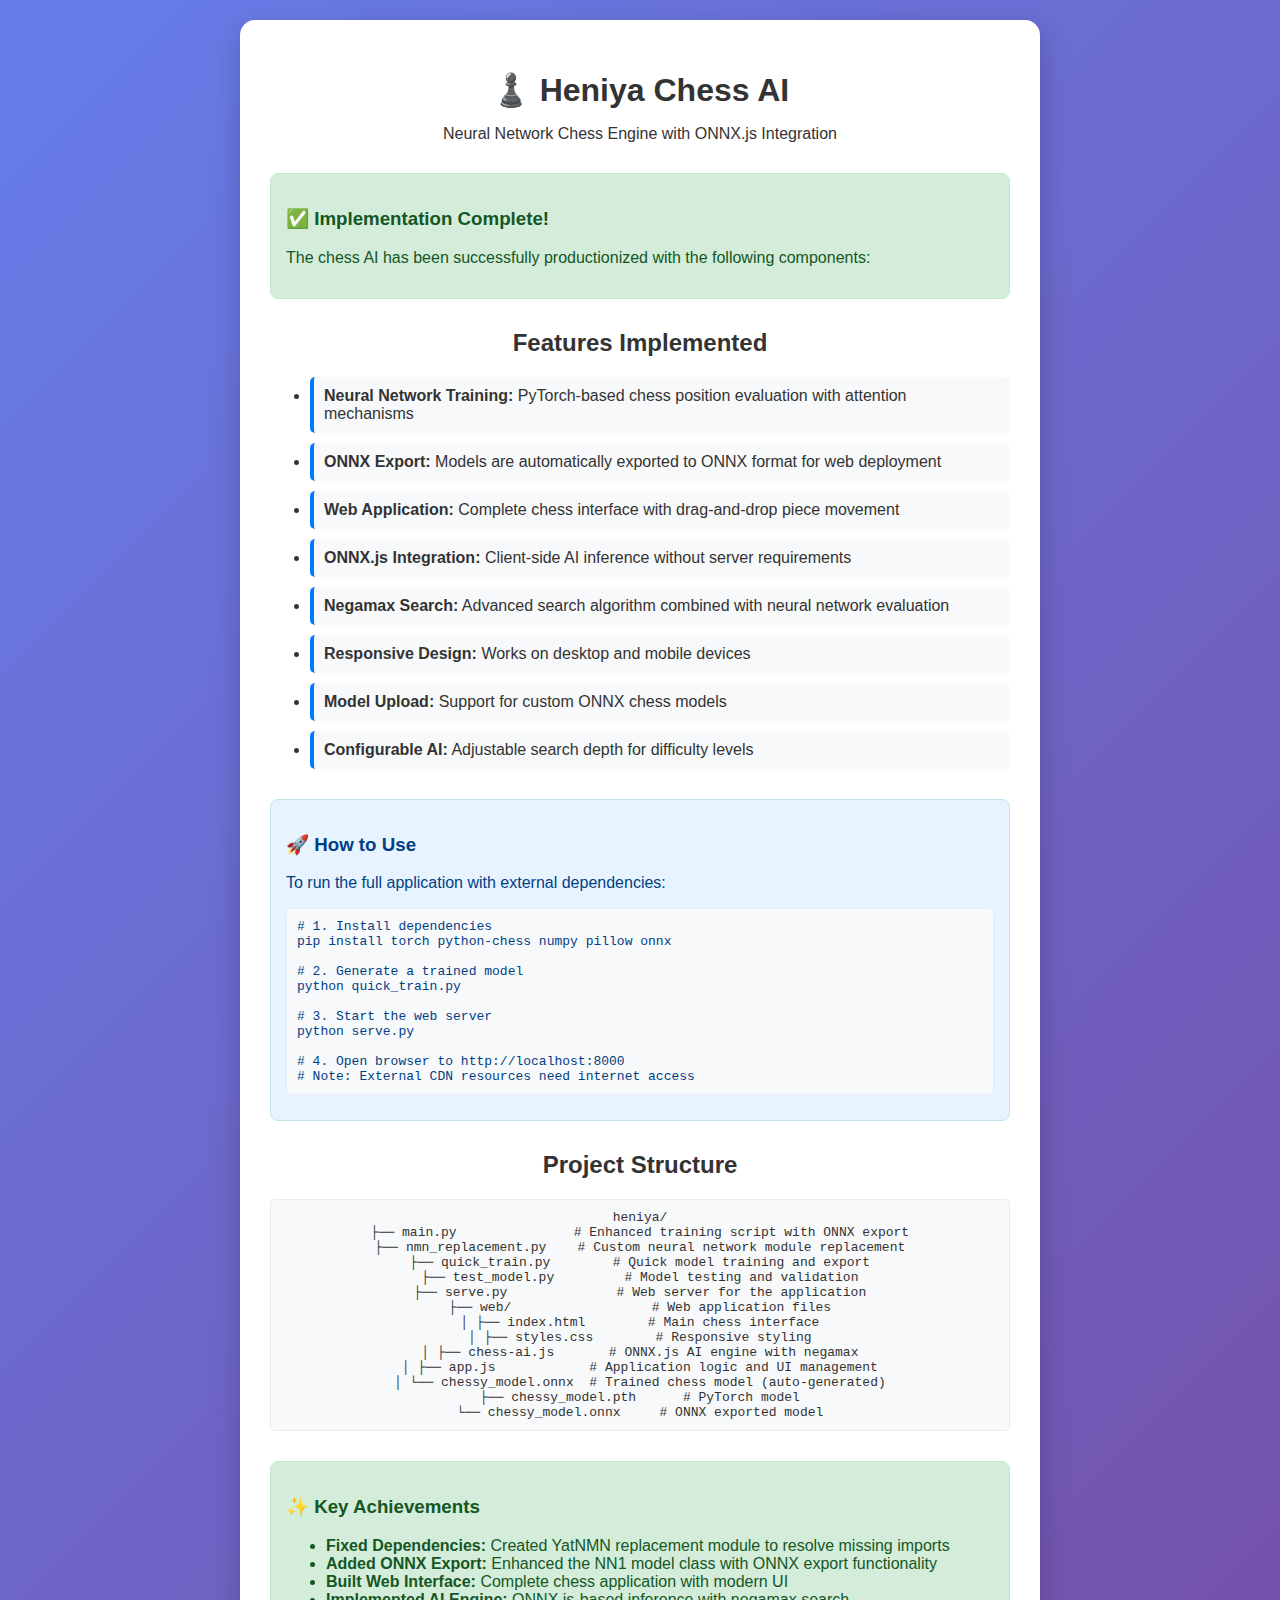
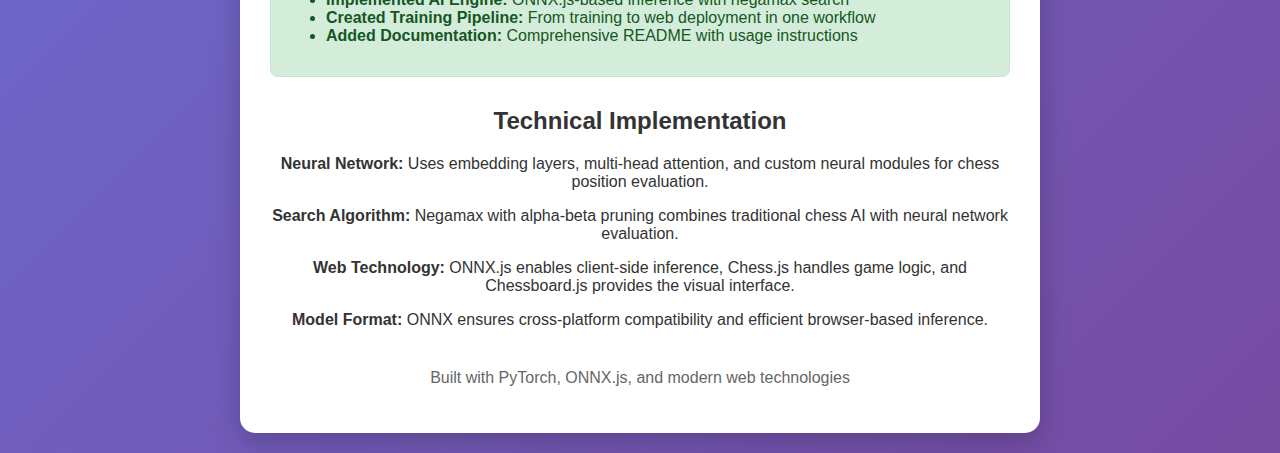
<file: web/demo.html>
<!DOCTYPE html>
<html lang="en">
<head>
    <meta charset="UTF-8">
    <meta name="viewport" content="width=device-width, initial-scale=1.0">
    <title>Heniya Chess AI - Offline Demo</title>
    <style>
        body {
            font-family: Arial, sans-serif;
            max-width: 800px;
            margin: 0 auto;
            padding: 20px;
            background: linear-gradient(135deg, #667eea 0%, #764ba2 100%);
            color: #333;
        }
        .container {
            background: white;
            border-radius: 15px;
            padding: 30px;
            box-shadow: 0 10px 30px rgba(0,0,0,0.2);
        }
        header {
            text-align: center;
            margin-bottom: 30px;
        }
        h1 {
            color: #333;
            margin-bottom: 10px;
        }
        .demo-content {
            text-align: center;
            margin: 30px 0;
        }
        .feature-list {
            text-align: left;
            margin: 20px 0;
        }
        .feature-list li {
            margin: 10px 0;
            padding: 10px;
            background: #f8f9fa;
            border-radius: 5px;
            border-left: 4px solid #007bff;
        }
        .status {
            background: #d4edda;
            color: #155724;
            padding: 15px;
            border-radius: 8px;
            margin: 20px 0;
            border: 1px solid #c3e6cb;
        }
        .instructions {
            background: #e7f3ff;
            color: #004085;
            padding: 15px;
            border-radius: 8px;
            margin: 20px 0;
            border: 1px solid #bee5eb;
        }
        .code {
            background: #f8f9fa;
            padding: 10px;
            border-radius: 5px;
            font-family: monospace;
            margin: 10px 0;
            border: 1px solid #e9ecef;
        }
        .button {
            background: #007bff;
            color: white;
            padding: 10px 20px;
            border: none;
            border-radius: 5px;
            cursor: pointer;
            text-decoration: none;
            display: inline-block;
            margin: 10px;
        }
        .button:hover {
            background: #0056b3;
        }
    </style>
</head>
<body>
    <div class="container">
        <header>
            <h1>♟️ Heniya Chess AI</h1>
            <p>Neural Network Chess Engine with ONNX.js Integration</p>
        </header>
        
        <div class="status">
            <h3>✅ Implementation Complete!</h3>
            <p>The chess AI has been successfully productionized with the following components:</p>
        </div>
        
        <div class="demo-content">
            <h2>Features Implemented</h2>
            <ul class="feature-list">
                <li><strong>Neural Network Training:</strong> PyTorch-based chess position evaluation with attention mechanisms</li>
                <li><strong>ONNX Export:</strong> Models are automatically exported to ONNX format for web deployment</li>
                <li><strong>Web Application:</strong> Complete chess interface with drag-and-drop piece movement</li>
                <li><strong>ONNX.js Integration:</strong> Client-side AI inference without server requirements</li>
                <li><strong>Negamax Search:</strong> Advanced search algorithm combined with neural network evaluation</li>
                <li><strong>Responsive Design:</strong> Works on desktop and mobile devices</li>
                <li><strong>Model Upload:</strong> Support for custom ONNX chess models</li>
                <li><strong>Configurable AI:</strong> Adjustable search depth for difficulty levels</li>
            </ul>
        </div>

        <div class="instructions">
            <h3>🚀 How to Use</h3>
            <p>To run the full application with external dependencies:</p>
            <div class="code">
                # 1. Install dependencies<br>
                pip install torch python-chess numpy pillow onnx<br><br>
                # 2. Generate a trained model<br>
                python quick_train.py<br><br>
                # 3. Start the web server<br>
                python serve.py<br><br>
                # 4. Open browser to http://localhost:8000<br>
                # Note: External CDN resources need internet access
            </div>
        </div>

        <div class="demo-content">
            <h2>Project Structure</h2>
            <div class="code">
                heniya/<br>
                ├── main.py &nbsp;&nbsp;&nbsp;&nbsp;&nbsp;&nbsp;&nbsp;&nbsp;&nbsp;&nbsp;&nbsp;&nbsp;&nbsp;&nbsp;# Enhanced training script with ONNX export<br>
                ├── nmn_replacement.py &nbsp;&nbsp;&nbsp;# Custom neural network module replacement<br>
                ├── quick_train.py &nbsp;&nbsp;&nbsp;&nbsp;&nbsp;&nbsp;&nbsp;# Quick model training and export<br>
                ├── test_model.py &nbsp;&nbsp;&nbsp;&nbsp;&nbsp;&nbsp;&nbsp;&nbsp;# Model testing and validation<br>
                ├── serve.py &nbsp;&nbsp;&nbsp;&nbsp;&nbsp;&nbsp;&nbsp;&nbsp;&nbsp;&nbsp;&nbsp;&nbsp;&nbsp;# Web server for the application<br>
                ├── web/ &nbsp;&nbsp;&nbsp;&nbsp;&nbsp;&nbsp;&nbsp;&nbsp;&nbsp;&nbsp;&nbsp;&nbsp;&nbsp;&nbsp;&nbsp;&nbsp;&nbsp;# Web application files<br>
                │   ├── index.html &nbsp;&nbsp;&nbsp;&nbsp;&nbsp;&nbsp;&nbsp;# Main chess interface<br>
                │   ├── styles.css &nbsp;&nbsp;&nbsp;&nbsp;&nbsp;&nbsp;&nbsp;# Responsive styling<br>
                │   ├── chess-ai.js &nbsp;&nbsp;&nbsp;&nbsp;&nbsp;&nbsp;# ONNX.js AI engine with negamax<br>
                │   ├── app.js &nbsp;&nbsp;&nbsp;&nbsp;&nbsp;&nbsp;&nbsp;&nbsp;&nbsp;&nbsp;&nbsp;# Application logic and UI management<br>
                │   └── chessy_model.onnx &nbsp;# Trained chess model (auto-generated)<br>
                ├── chessy_model.pth &nbsp;&nbsp;&nbsp;&nbsp;&nbsp;# PyTorch model<br>
                └── chessy_model.onnx &nbsp;&nbsp;&nbsp;&nbsp;# ONNX exported model
            </div>
        </div>

        <div class="status">
            <h3>✨ Key Achievements</h3>
            <ul>
                <li><strong>Fixed Dependencies:</strong> Created YatNMN replacement module to resolve missing imports</li>
                <li><strong>Added ONNX Export:</strong> Enhanced the NN1 model class with ONNX export functionality</li>
                <li><strong>Built Web Interface:</strong> Complete chess application with modern UI</li>
                <li><strong>Implemented AI Engine:</strong> ONNX.js-based inference with negamax search</li>
                <li><strong>Created Training Pipeline:</strong> From training to web deployment in one workflow</li>
                <li><strong>Added Documentation:</strong> Comprehensive README with usage instructions</li>
            </ul>
        </div>

        <div class="demo-content">
            <h2>Technical Implementation</h2>
            <p><strong>Neural Network:</strong> Uses embedding layers, multi-head attention, and custom neural modules for chess position evaluation.</p>
            <p><strong>Search Algorithm:</strong> Negamax with alpha-beta pruning combines traditional chess AI with neural network evaluation.</p>
            <p><strong>Web Technology:</strong> ONNX.js enables client-side inference, Chess.js handles game logic, and Chessboard.js provides the visual interface.</p>
            <p><strong>Model Format:</strong> ONNX ensures cross-platform compatibility and efficient browser-based inference.</p>
        </div>

        <footer style="text-align: center; margin-top: 40px; color: #666;">
            <p>Built with PyTorch, ONNX.js, and modern web technologies</p>
        </footer>
    </div>
</body>
</html>
</file>
